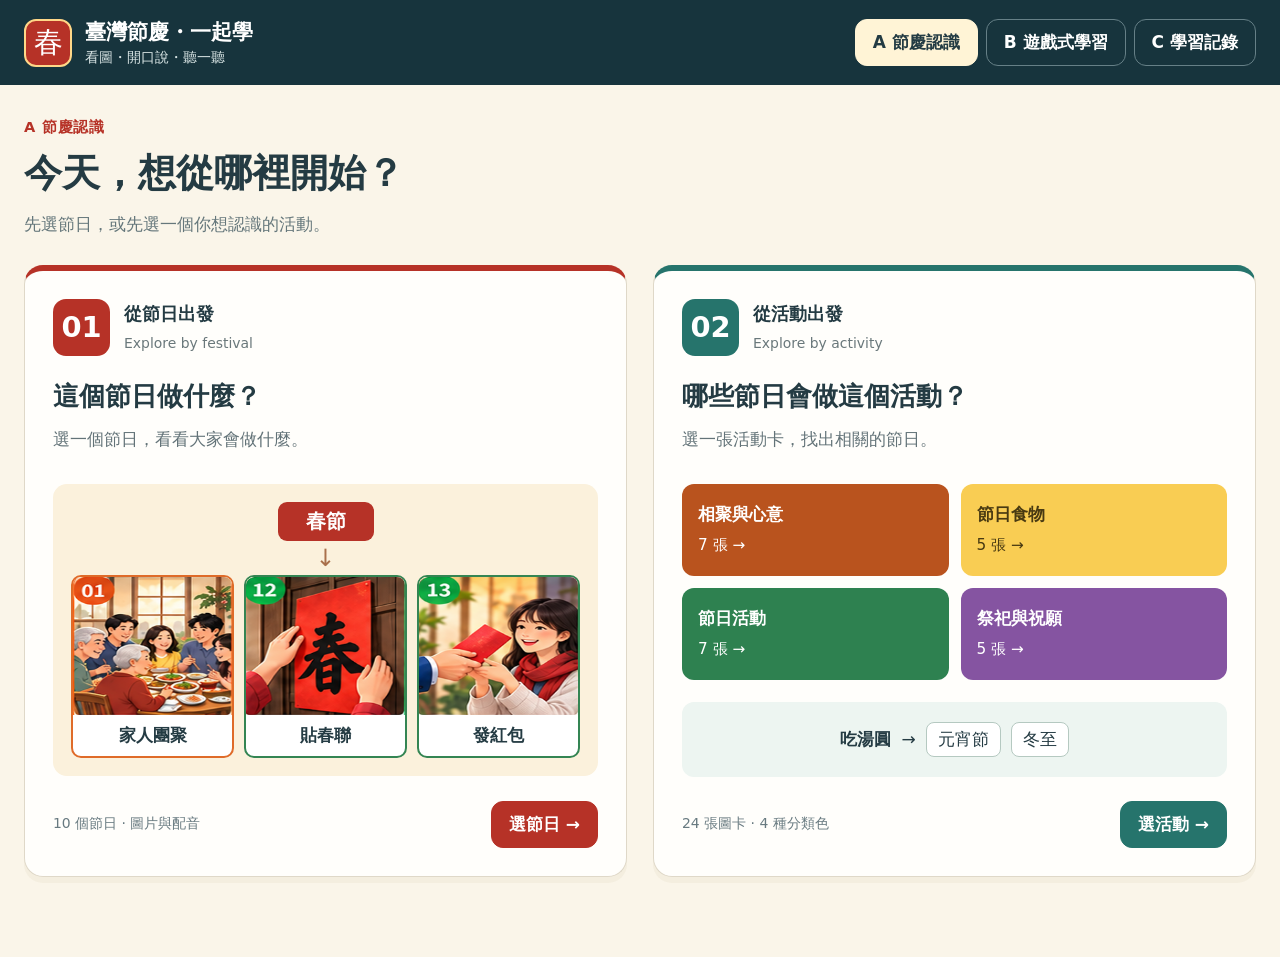
<file: boardgame/index.html>
<!doctype html>
<html lang="zh-Hant"><head><meta charset="utf-8"><meta name="viewport" content="width=device-width,initial-scale=1"><title>節慶聽說配對｜v6</title><meta name="description" content="認識24種臺灣節日活動與習俗，練習聽圖配對、情境理解與句子重組。"><link rel="icon" href="data:image/svg+xml,%3Csvg xmlns='http://www.w3.org/2000/svg' viewBox='0 0 40 40'%3E%3Crect width='40' height='40' rx='10' fill='%24b63227'/%3E%3Ctext x='20' y='29' text-anchor='middle' font-size='28' fill='white'%3E春%3C/text%3E%3C/svg%3E"><link rel="stylesheet" href="style.css"></head>
<body>
<header><div class="brand"><span class="brand-icon">春</span><div><strong>臺灣節慶・一起學</strong><small>看圖・開口說・聽一聽</small></div></div><nav aria-label="主要導覽"><button id="learnTab" class="tab active" aria-pressed="true">A 節慶認識</button><button id="gameTab" class="tab" aria-pressed="false">B 遊戲式學習</button><button id="recordsTab" class="tab" aria-pressed="false">C 學習記錄</button></nav></header>
<main>
<section id="entryView">
<p class="eyebrow">A 節慶認識</p><h1>今天，想從哪裡開始？</h1><p class="entry-intro">先選節日，或先選一個你想認識的活動。</p>
<div class="entry-options">
<article class="entry-option festival-entry"><div class="entry-label"><span>01</span><p>從節日出發<small lang="en">Explore by festival</small></p></div><h2>這個節日做什麼？</h2><p>選一個節日，看看大家會做什麼。</p><div class="route-example"><strong>春節</strong><span>↓</span><div id="entryExamples" class="example-cards"></div></div><div class="entry-footer"><span>10 個節日 · 圖片與配音</span><button id="openFestivals" class="primary">選節日 →</button></div></article>
<article class="entry-option activity-entry"><div class="entry-label"><span>02</span><p>從活動出發<small lang="en">Explore by activity</small></p></div><h2>哪些節日會做這個活動？</h2><p>選一張活動卡，找出相關的節日。</p><div class="category-entries"><button data-category="0" class="orange">相聚與心意 <span>7 張 →</span></button><button data-category="1" class="yellow">節日食物 <span>5 張 →</span></button><button data-category="2" class="green">節日活動 <span>7 張 →</span></button><button data-category="3" class="purple">祭祀與祝願 <span>5 張 →</span></button></div><div class="reverse-example"><strong>吃湯圓</strong><span>→</span><span>元宵節</span><span>冬至</span></div><div class="entry-footer"><span>24 張圖卡 · 4 種分類色</span><button id="openActivities" class="activity-primary">選活動 →</button></div></article>
</div></section>
<section id="festivalView" hidden><button class="back-entry">← A 節慶認識</button><p class="eyebrow">01 · 從節日出發</p><h1>這個節日做什麼？</h1><div class="festival-layout"><aside id="festivalChoices" aria-label="選擇節日"></aside><div><div id="festivalIntro" class="festival-intro"></div><p>點圖片聽聲音，也可以錄下你的說法。</p><div id="festivalActivities" class="festival-activities"></div></div></div></section>
<section id="learnView" hidden>
<button class="back-entry">← A 節慶認識</button>
<div class="section-head"><div><p class="eyebrow">02 · 從活動出發</p><h1>哪些節日會做這個活動？</h1><p>選活動、聽聲音，再看看哪些節日會做。<span lang="en">Choose an activity. Discover its festivals.</span></p></div><button id="goGame" class="primary">來玩春節挑戰 →</button></div>
<div class="learn-note"><span>🎙</span><div><strong>先聽，再說，再玩</strong><p>點「錄音」→ 開始錄音 → 說出活動 → 停止並儲存。錄音只保存在這台裝置的這個瀏覽器，未錄音的卡使用示範朗讀。</p></div><span id="recordCount" class="counter">已錄音 0 / 24</span></div>
<div class="legend category-filters" aria-label="圖卡分類"><button data-filter="all" aria-pressed="true">全部 24 張</button><button data-filter="0" class="orange" aria-pressed="false">相聚與心意 · 7</button><button data-filter="1" class="yellow" aria-pressed="false">節日食物 · 5</button><button data-filter="2" class="green" aria-pressed="false">節日活動 · 7</button><button data-filter="3" class="purple" aria-pressed="false">祭祀與祝願 · 5</button></div>
<div class="activity-guide"><div><h2 id="categoryTitle">全部活動與習俗</h2><p id="categoryExplanation">同一種活動，可能出現在不同節日。</p></div><span id="categoryCount">24 張圖卡</span></div>
<p class="activity-steps">① 選顏色分類　→　② 找一張活動卡　→　③ 點「看相關節日」</p>
<div id="library" class="library"></div>
</section>
<section id="gameView" hidden>
<div class="festival-strip" aria-label="節日單元"><span class="current">01 春節</span><span>02 元宵節</span><span>03 兒童節</span><span>04 清明節</span><span>05 端午節</span><span>06 七夕</span><span>07 中元節</span><span>08 中秋節</span><span>09 教師節</span><span>10 冬至</span></div>
<p class="strip-note">先試玩 01 春節，其餘單元尚未開放。</p>
<div class="game-top"><div class="scenario"><p class="eyebrow">01 · 春節 / Lunar New Year</p><h1>一起準備過春節！</h1><p>朋友邀你一起過年。聽聽看，他想做什麼？<br>從 24 張圖卡找出本回合指定的三項活動，集滿就蓋章。</p><div class="game-actions"><button id="startGame" class="primary">▶ 開始挑戰</button><button id="replay" disabled>🔊 再聽一次</button><button id="hint" disabled>看文字提示</button></div><p id="prompt" class="prompt">準備好了嗎？先按「開始挑戰」。</p></div><aside class="passport"><div class="passport-top"><strong>我的春節集點卡</strong><span id="points">0 點</span></div><div id="slots" class="slots"><span>1</span><span>2</span><span>3</span></div><div id="stamp" class="stamp"><span>春</span><small>集滿三張蓋章</small></div><p id="progress">已收集 0 / 3</p></aside></div>
<div class="board-head"><h2>聽聲音，找圖片</h2><label><input id="showWords" type="checkbox"> 顯示文字</label><button id="shuffle">↻ 洗牌</button></div>
<p class="game-rule">每張正確圖卡得 1 點；重複點選不加分。其他卡不代表不能用於春節，只是這回合的目標不同。</p>
<div id="board" class="board"></div>
</section>
<section id="recordsView" hidden><p class="eyebrow">C 學習記錄</p><h1>我的學習成果</h1><p>錄音保存在這個瀏覽器；下方遊戲進度為本次開啟網頁的記錄。</p><div id="recordSummary" class="record-summary"></div></section>
<p id="status" class="status" role="status" aria-live="polite"></p>
</main>
<dialog id="recDialog" aria-labelledby="recTitle"><button id="closeRec" class="close" aria-label="關閉錄音">×</button><p class="eyebrow">我的聲音 / My voice</p><h2 id="recTitle"></h2><p id="recEnglish"></p><p>說出卡片上的活動名稱，也可以說一句短句。</p><p id="recStatus" role="status">每次最多 20 秒。</p><div class="record-actions"><button id="record" class="primary">● 開始錄音</button><button id="stopRecord" disabled>■ 停止並儲存</button><button id="listenRecord">▶ 聽我的錄音</button></div><p class="small">需要允許麥克風。錄音不會上傳；重新錄音會取代這張卡原本的錄音。</p></dialog>
<dialog id="relatedDialog" aria-labelledby="relatedTitle"><button id="closeRelated" class="close" aria-label="關閉">×</button><p class="eyebrow">A－02 · 從活動找節日</p><div class="related-overview"><div id="relatedPicture"></div><div><h2 id="relatedTitle"></h2><p id="relatedEnglish"></p><button id="relatedListen">🔊 聽活動名稱</button></div></div><h3>哪些節日會做這個活動？</h3><div id="relatedFestivals"></div><p class="related-speaking" id="relatedSentence"></p><button id="relatedRecord">🎙 換我說・錄音</button><p class="small">點節日可看介紹。這些是教材選用的例子；各家庭做法可能不同，也可能出現在其他節日。</p></dialog>
<script src="app.js"></script><script src="entry.js"></script><script src="games.js"></script><script src="memory-game.js"></script><script src="records.js"></script><link rel="stylesheet" href="entry.css"><link rel="stylesheet" href="games.css"><link rel="stylesheet" href="memory-game.css"><link rel="stylesheet" href="records.css"></body></html>
</file>
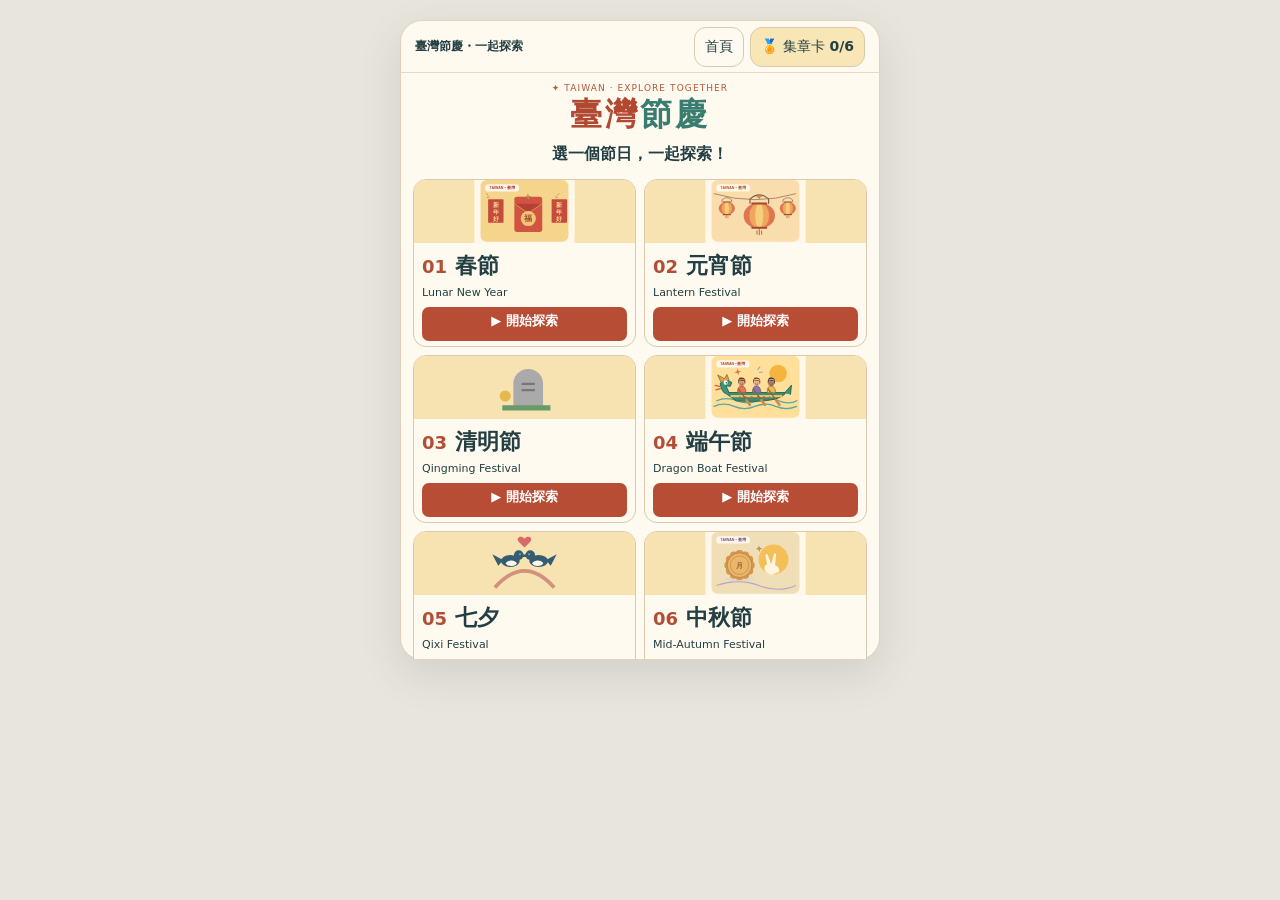
<file: holiday1/index.html>
<!doctype html><html lang="zh-Hant"><head><meta charset="utf-8"><meta name="viewport" content="width=device-width,initial-scale=1"><title>臺灣節慶・一起探索</title><link rel="stylesheet" href="style.css"></head><body><header><strong>臺灣節慶・一起探索</strong><nav class="header-actions" aria-label="主要導覽"><button id="home">首頁</button><button id="headerPassport" aria-label="我的節慶集章卡"><span aria-hidden="true">🏅</span> 集章卡 <span id="badgeCount">0/6</span></button></nav></header><main id="app"></main><p id="status" role="status"></p><script src="content.js"></script><script src="art.js"></script><script src="lessons.js"></script><script src="illustrations.js"></script><script src="app.js"></script></body></html>
</file>
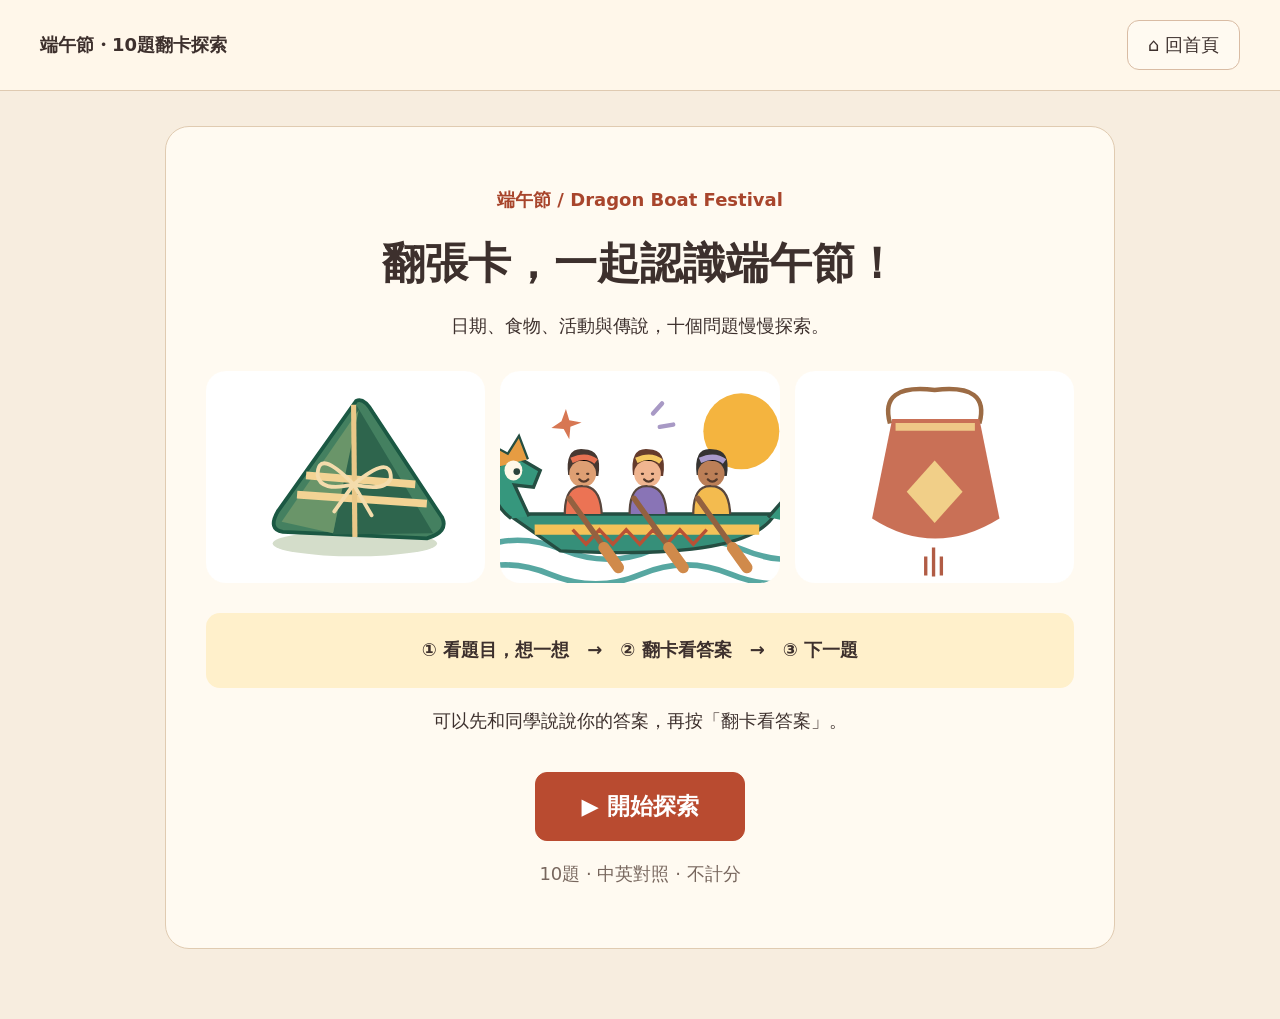
<file: holiday2/index.html>
<!doctype html><html lang="zh-Hant"><head><meta charset="utf-8"><meta name="viewport" content="width=device-width,initial-scale=1"><title>端午節・10題翻卡探索</title><link rel="stylesheet" href="style.css"><link rel="stylesheet" href="cards.css"></head><body><header><strong>端午節・10題翻卡探索</strong><button id="home">⌂ 回首頁</button></header><main id="app"></main><script src="data.js"></script><script src="app.js"></script></body></html>
</file>
<file: boardgame/style.css>
:root{font-family:"Microsoft JhengHei","Noto Sans TC",system-ui,sans-serif;color:#243b43;background:#faf5e9;font-size:17px;--red:#b63227;--orange:#df6b29;--yellow:#e7b122;--green:#348553;--purple:#8554a1}*{box-sizing:border-box}body{margin:0}button,input{font:inherit}button{cursor:pointer;border:1px solid #c6c9c1;border-radius:12px;background:#fffef9;color:#243b43;padding:.65rem 1rem;font-weight:700;min-height:44px}button:hover:not(:disabled){filter:brightness(.96);transform:translateY(-1px)}button:focus-visible,input:focus-visible{outline:3px solid #1477c9;outline-offset:3px}button:disabled{opacity:.5;cursor:default}.primary{background:var(--red);border-color:var(--red);color:white}.small,small{font-size:.82rem}header{background:#17343d;color:white;padding:18px max(24px,calc((100vw - 1440px)/2));display:flex;align-items:center;justify-content:space-between;gap:20px}.brand{display:flex;align-items:center;gap:13px}.brand-icon{display:grid;place-items:center;width:48px;height:48px;border:2px solid #ffd788;border-radius:12px;background:var(--red);font-size:1.7rem}.brand strong{font-size:1.25rem}.brand small{display:block;color:#d9e5e5;margin-top:3px}nav{display:flex;gap:8px}.tab{background:transparent;color:white;border-color:#668087}.tab.active{background:#fff4d6;color:#233b43;border-color:#fff4d6}main{max-width:1488px;margin:auto;padding:30px 24px 80px}h1{font-size:clamp(1.65rem,3vw,2.3rem);line-height:1.3;margin:0 0 12px}h2{font-size:1.25rem;margin:0}p{line-height:1.7;margin:8px 0}p span[lang]{display:block;color:#617279;font-size:.9rem}.eyebrow{font-weight:bold;color:var(--red);font-size:.86rem;letter-spacing:.05em;margin:0 0 8px}.section-head{display:flex;align-items:center;justify-content:space-between;gap:20px}.learn-note{display:flex;gap:14px;align-items:center;background:#fff;border:1px solid #e3d9c8;border-radius:14px;padding:16px 20px;margin:22px 0}.learn-note>span:first-child{font-size:1.6rem}.learn-note p{font-size:.87rem;margin:3px 0}.counter{white-space:nowrap;font-size:.9rem;background:#edf3ee;border-radius:20px;padding:8px 12px;margin-left:auto}.legend{display:flex;flex-wrap:wrap;gap:10px;margin:20px 0}.legend span{border-radius:8px;padding:7px 14px;color:white;font-weight:700}.legend .orange{background:#a94516}.legend .yellow{background:#ffdf79;color:#554008}.legend .green{background:#287442}.legend .purple{background:#784194}.library,.board{display:grid;grid-template-columns:repeat(6,minmax(0,1fr));gap:16px}.activity{border:2px solid var(--category);border-radius:15px;background:#fffdf8;overflow:hidden;min-width:0;box-shadow:0 3px 0 #203b4310}.picture-button{display:block;border:0;border-radius:0;padding:0;width:100%;background:transparent;overflow:hidden;text-align:center}.art{position:relative;overflow:hidden;width:100%;aspect-ratio:1/1.05;background:#efe6d5;display:block}.art img{position:absolute;max-width:none;pointer-events:none}.card-copy{padding:10px 8px;display:block}.card-copy strong{display:block;font-size:1.15rem}.card-copy small{display:block;font-weight:400;color:#5e6d71;font-size:.8rem;line-height:1.4;margin-top:3px;min-height:2.2em}.record-button{width:calc(100% - 16px);margin:0 8px 10px;padding:.35rem .5rem;font-size:.85rem;min-height:38px}.record-button.saved{color:#216c3a;background:#ebf8ed;border-color:#8cc89a}.category-mark{display:block;height:5px;background:var(--category)}.festival-strip{display:flex;gap:8px;overflow:auto;padding:0 0 7px}.festival-strip span{white-space:nowrap;padding:9px 14px;background:#e9e7df;color:#747b7b;border-radius:10px;font-size:.88rem}.festival-strip .current{background:var(--red);color:white;font-weight:700}.strip-note{font-size:.8rem;color:#637074;margin:0 0 20px}.game-top{display:grid;grid-template-columns:1fr 350px;gap:24px}.scenario{padding:25px 28px;border-radius:20px;background:#fff;border:1px solid #e6d8be;box-shadow:0 4px 0 #ebdfcb}.game-actions{display:flex;gap:10px;flex-wrap:wrap;margin:20px 0 12px}.prompt{font-weight:700;background:#f7efd8;border-radius:10px;min-height:53px;padding:10px 14px}.passport{background:#f8e5b7;border:2px solid #d7bd7d;border-radius:18px;padding:20px;text-align:center}.passport-top{display:flex;justify-content:space-between;gap:8px}.passport-top span{color:#a12a21;font-weight:bold}.slots{display:flex;gap:10px;margin:18px 0;justify-content:center}.slots>span{width:64px;height:62px;border:2px dashed #b6a378;border-radius:10px;display:grid;place-items:center;font-weight:bold;color:#82764e;font-size:1.2rem;background:#fff9eb}.slots>span.filled{border:2px solid #428456;background:#edf9ea;color:#2d6a3d;font-size:.75rem;padding:3px}.stamp{margin:auto;width:110px;height:110px;border:3px dashed #ab9870;border-radius:50%;display:flex;align-items:center;justify-content:center;flex-direction:column;color:#7d725b;transform:rotate(-10deg)}.stamp span{font-size:2.6rem;font-weight:900;line-height:1.1}.stamp small{font-size:.65rem}.stamp.earned{border:5px double #b72f24;color:#b72f24;background:#fff5d7;animation:stamp .4s ease-out}.passport p{font-weight:700;margin-bottom:0}.board-head{display:flex;align-items:center;gap:18px;margin:25px 0 6px}.board-head h2{margin-right:auto}.board-head label{font-size:.9rem;white-space:nowrap}input[type=checkbox]{width:19px;height:19px;vertical-align:middle;accent-color:var(--red)}.game-rule{font-size:.83rem;color:#637074;margin-bottom:16px}.board{grid-template-columns:repeat(8,minmax(0,1fr));gap:12px}.game-card{position:relative;border:3px solid var(--category);padding:0;border-radius:12px;overflow:hidden;background:white;min-width:0}.game-card .art{aspect-ratio:1/1.08}.game-card .word{display:none;padding:7px;font-size:.9rem}.board.words .word{display:block}.game-card.collected{opacity:.6;border-color:#276e3b}.game-card.collected:after{content:'✓';position:absolute;inset:0;display:grid;place-items:center;color:white;font-size:3rem;text-shadow:0 2px 6px #000;background:#245f3150}.game-card.wrong{animation:shake .3s;background:#fce3de;border-color:#bd3025}.status{position:fixed;bottom:20px;left:50%;transform:translateX(-50%);z-index:5;margin:0;max-width:90vw;border-radius:12px;background:#17343d;color:white;padding:12px 22px;box-shadow:0 4px 16px #0003;text-align:center}.status:empty{display:none}dialog{border:0;border-radius:20px;padding:30px;max-width:560px;width:calc(100% - 32px);color:#243b43;background:#fffdf5;box-shadow:0 20px 80px #0004}dialog::backdrop{background:#0c263ca6}.close{position:absolute;right:12px;top:10px;border:0;font-size:1.4rem;padding:0 12px}.record-actions{display:flex;gap:10px;flex-wrap:wrap;margin:18px 0}#recStatus{background:#f2e7d0;padding:10px;border-radius:8px}.recording{color:#b63227;font-weight:bold}.small{color:#667574}button:disabled:hover{transform:none}[hidden]{display:none!important}@keyframes stamp{from{transform:scale(1.4) rotate(-10deg);opacity:.4}to{transform:scale(1) rotate(-10deg);opacity:1}}@keyframes shake{25%{transform:translateX(-5px)}75%{transform:translateX(5px)}}@media(max-width:1100px){.library{grid-template-columns:repeat(4,minmax(0,1fr))}.board{grid-template-columns:repeat(6,minmax(0,1fr))}.game-top{grid-template-columns:1fr 280px}.game-actions{gap:7px}}@media(max-width:700px){header{padding:16px;align-items:flex-start;flex-direction:column}nav{width:100%}nav button{flex:1;font-size:.85rem;padding:9px}main{padding:22px 14px 80px}.section-head{align-items:flex-start;flex-direction:column}.learn-note{flex-wrap:wrap;padding:13px}.counter{margin-left:0}.library{grid-template-columns:repeat(2,minmax(0,1fr));gap:12px}.game-top{grid-template-columns:1fr}.scenario{padding:20px}.passport{display:grid;grid-template-columns:1fr 100px;column-gap:12px;padding:15px}.passport-top{grid-column:1;align-items:center}.slots{grid-column:1;margin:12px 0}.passport .stamp{grid-column:2;grid-row:1/4;width:95px;height:95px}.passport p{grid-column:1;font-size:.9rem}.board{grid-template-columns:repeat(3,minmax(0,1fr));gap:9px}.board-head{flex-wrap:wrap;gap:10px}.board-head h2{font-size:1.1rem}.board-head button{padding:7px 12px}.card-copy strong{font-size:1.1rem}.legend{gap:6px}.legend span{padding:6px 9px;font-size:.8rem}}
</file>
<file: boardgame/entry.css>
.entry-intro{color:#65777b;margin-bottom:26px}.entry-options{display:grid;grid-template-columns:1fr 1fr;gap:26px}.entry-option{padding:28px;border:1px solid #dfd8c8;border-top:6px solid #b63227;border-radius:19px;background:#fffefb;box-shadow:0 6px 0 #d9cdb530;display:flex;flex-direction:column}.activity-entry{border-top-color:#26746c}.entry-label{display:flex;align-items:center;gap:14px;margin-bottom:22px}.entry-label>span{display:grid;place-items:center;background:#b63227;color:white;width:57px;height:57px;border-radius:13px;font-size:1.7rem;font-weight:bold}.activity-entry .entry-label>span{background:#26746c}.entry-label p{margin:0;font-weight:bold;font-size:1.05rem}.entry-label small{display:block;font-weight:normal;color:#6a787b;margin-top:3px}.entry-option h2{font-size:clamp(1.3rem,2vw,1.7rem);line-height:1.45}.entry-option>p{color:#637378;margin:10px 0 20px}.route-example{background:#fbf1dc;border-radius:14px;padding:18px;text-align:center;margin-top:10px}.route-example>strong{display:inline-block;background:#b63227;color:white;border-radius:9px;padding:6px 28px;font-size:1.15rem}.route-example>span{display:block;font-size:1.4rem;color:#a9704b;margin:3px}.example-cards{display:grid;grid-template-columns:repeat(3,minmax(0,1fr));gap:10px}.example-cards>div{border:2px solid var(--category);border-radius:10px;overflow:hidden;background:white}.example-cards .art{aspect-ratio:1.15/1}.example-cards strong{display:block;padding:9px 2px;font-size:1rem}.entry-footer{display:flex;align-items:center;justify-content:space-between;gap:12px;margin-top:auto;padding-top:24px}.entry-footer>span{font-size:.82rem;color:#687a80}.activity-primary{background:#26746c;border-color:#26746c;color:white}.category-entries{display:grid;grid-template-columns:1fr 1fr;gap:12px;margin:10px 0 22px}.category-entries button{text-align:left;min-height:92px;color:white;border:0;padding:16px}.category-entries button span{display:block;font-size:.9rem;font-weight:normal;margin-top:9px}.category-entries .orange,.category-filters .orange{background:#b9531e;color:white}.category-entries .yellow,.category-filters .yellow{background:#f9cd53;color:#493a12}.category-entries .green,.category-filters .green{background:#2e8150;color:white}.category-entries .purple,.category-filters .purple{background:#8554a1;color:white}.reverse-example{display:flex;gap:10px;align-items:center;justify-content:center;flex-wrap:wrap;background:#edf5f1;border-radius:12px;padding:20px 10px}.reverse-example>span:not(:first-of-type){background:white;border:1px solid #b5c9c1;border-radius:8px;padding:5px 11px}.back-entry{margin-bottom:20px;background:transparent;border:0;padding-left:0;color:#a12d24}.festival-layout{display:grid;grid-template-columns:205px 1fr;gap:26px;margin-top:24px}#festivalChoices{display:flex;flex-direction:column;gap:8px}#festivalChoices button{text-align:left;display:flex;gap:15px}#festivalChoices button span{font-weight:normal;color:#6b7f86}#festivalChoices button.selected{background:#b63227;color:white;border-color:#b63227}#festivalChoices button.selected span{color:white}.festival-intro{display:flex;justify-content:space-between;gap:16px;align-items:center;background:white;border-radius:17px;padding:24px;border:1px solid #e3dac8}.festival-intro h2{font-size:2rem}.festival-intro p{margin:7px 0}.festival-activities{display:grid;grid-template-columns:repeat(3,minmax(0,1fr));gap:18px;margin-top:18px}.festival-activities .art{aspect-ratio:1.25/1}.category-filters button[aria-pressed=true]{outline:3px solid #17343d;outline-offset:3px}.related-button{width:calc(100% - 16px);margin:0 8px 8px;font-size:.85rem;background:#edf5f1;border-color:#c9ded4;padding:.4rem}.record-summary{display:grid;grid-template-columns:1fr 1fr;gap:24px;margin-top:25px}.record-summary article{background:white;border:1px solid #dfd8c8;border-radius:18px;padding:26px;display:flex;flex-direction:column;align-items:flex-start;gap:12px}.record-summary strong{font-size:2.2rem;color:#b63227}#relatedFestivals{display:flex;gap:10px;flex-wrap:wrap;margin:20px 0}#relatedFestivals button{background:#edf5f1;border-color:#a2cbbd}header nav{flex-wrap:wrap}@media(max-width:1000px){.entry-options{gap:18px}.entry-option{padding:22px}.entry-footer{align-items:flex-start;flex-direction:column}.festival-layout{grid-template-columns:170px 1fr}.festival-activities{gap:10px}.brand strong{font-size:1.05rem}header{padding:16px 24px;flex-wrap:wrap}.entry-option h2{font-size:1.35rem}}@media(max-width:700px){.entry-options{grid-template-columns:1fr}.entry-option{padding:20px}.entry-footer{flex-direction:row;align-items:center}.entry-footer>span{font-size:.75rem}.entry-label{margin-bottom:15px}.festival-layout{grid-template-columns:1fr}.festival-intro{align-items:flex-start;flex-direction:column}#festivalChoices{flex-direction:row;overflow:auto;padding-bottom:7px}#festivalChoices button{white-space:nowrap}.festival-activities{grid-template-columns:1fr}.festival-activities .art{aspect-ratio:1.4/1}.record-summary{grid-template-columns:1fr}nav button{font-size:.78rem;padding:8px 5px}header{padding:16px}main{padding-top:22px}.category-entries{gap:8px}.category-entries button{padding:12px;font-size:.95rem}.example-cards strong{font-size:.85rem}}
.activity-guide{display:flex;justify-content:space-between;align-items:center;gap:15px;padding:18px 22px;border-radius:14px;background:#fffefb;border:1px solid #e0d9c9}.activity-guide h2{font-size:1.35rem}.activity-guide p{margin:5px 0 0;color:#61747b}.activity-guide>span{white-space:nowrap;background:#edf4f0;border-radius:20px;padding:8px 15px;font-weight:bold}.activity-steps{margin:16px 0;color:#526a72;font-size:.9rem}#relatedDialog{max-width:650px}.related-overview{display:flex;align-items:center;gap:22px;margin:18px 0 24px}.related-overview h2{font-size:1.8rem}#relatedPicture{width:160px;flex-shrink:0;border-radius:12px;overflow:hidden}.related-speaking{padding:16px;background:#f6edda;border-radius:12px;font-weight:bold;line-height:1.9}#relatedFestivals button{font-size:1.1rem;min-height:52px}#relatedRecord{background:#b63227;color:white;border-color:#b63227}#learnView .library{grid-template-columns:repeat(4,minmax(0,1fr))}#learnView .art{aspect-ratio:1.4/1}@media(max-width:700px){#learnView .library{grid-template-columns:repeat(2,minmax(0,1fr))}.activity-guide{align-items:flex-start;padding:15px}.activity-guide>span{font-size:.8rem;padding:6px 10px}.related-overview{gap:14px}#relatedPicture{width:105px}.related-overview h2{font-size:1.4rem}.activity-steps{line-height:1.9}}
</file>
<file: boardgame/games.css>
.game-entry-options{grid-template-columns:repeat(2,minmax(0,1fr))}.game-entry-options .entry-label p{font-size:1.35rem}.game-route{margin-bottom:8px}.game-route>strong{font-size:1.05rem;padding:8px 14px}.activity-entry .game-route{background:#edf5f1}.activity-entry .game-route>strong{background:#26746c}.single-example{grid-template-columns:minmax(0,165px);justify-content:center}.sentence-preview{display:flex;align-items:center;justify-content:center;gap:10px;flex-wrap:wrap;min-height:155px;font-weight:bold}.sentence-preview>span{padding:8px;background:#fae4a3;border-radius:8px}.sentence-preview .art{width:95px;border-radius:10px}.game-entry-options .entry-footer button{white-space:normal}@media(max-width:700px){.game-entry-options{grid-template-columns:1fr}.game-entry-options .entry-footer{flex-direction:column;align-items:stretch}.game-entry-options .entry-footer button{width:100%}}
.back-games{margin-bottom:20px}.festival-select{display:flex;align-items:center;gap:15px;margin:20px 0;font-weight:700}.festival-select select{font:inherit;padding:10px;border:1px solid #b9c5c1;border-radius:10px;background:white;max-width:70%}.practice-panel{background:#fffdf8;border:1px solid #e4d4b8;border-radius:22px;padding:28px;max-width:1050px}.practice-top{display:flex;align-items:center;justify-content:space-between;gap:15px;margin-bottom:20px}.practice-top>span{white-space:nowrap;border-radius:20px;background:#f8e8bb;padding:8px 14px}.choice-grid{display:grid;grid-template-columns:repeat(3,minmax(0,1fr));gap:20px;margin:22px 0;max-width:760px}.choice{padding:0;overflow:hidden;border:3px solid var(--category);border-radius:16px;min-width:0}.choice strong{display:block;padding:10px}.choice .art{aspect-ratio:1}.situation-text{font-size:clamp(1.3rem,2.5vw,1.8rem);padding:22px;background:#fff0cf;border-radius:14px;line-height:1.8;margin-bottom:20px}.correct-choice{outline:5px solid #348553;opacity:1!important}.token-row{display:flex;flex-wrap:wrap;gap:12px;margin:22px 0;align-items:center;min-height:90px}.answer-row{background:#f8f0dd;border:2px dashed #c6b584;border-radius:14px;padding:16px;min-height:166px}.empty-answer{color:#6f746e}.word-token{font-size:1.35rem;min-height:62px;border:2px solid #b8c9c5;background:#fff}.image-token{padding:5px;width:112px;overflow:hidden}.image-token .art{aspect-ratio:1.5;border-radius:8px}.image-token span:last-child{font-size:1rem}.full-sentence{font-size:1.5rem;font-weight:700}.completion-badge{display:grid;place-content:center;text-align:center;width:190px;height:190px;border:6px double #b63227;border-radius:50%;color:#b63227;background:#fff0cf;margin:25px auto;font-size:1.3rem;transform:rotate(-6deg)}#practiceFeedback:not(:empty){padding:15px;background:#edf4e8;border-radius:12px;font-weight:bold;margin-top:20px}@media(max-width:850px){}@media(max-width:600px){.practice-panel{padding:16px}.choice-grid{gap:9px}.choice strong{font-size:1rem;padding:7px 2px}.practice-top{align-items:flex-start}.practice-top h2{font-size:1.1rem}.practice-top>span{font-size:.85rem}.token-row{gap:8px}.word-token{font-size:1.1rem;padding:8px}.image-token{width:96px;padding:4px}.answer-row{padding:10px}}

.festival-strip button{white-space:nowrap;font-size:.9rem}.festival-strip button.current{background:#b63227;color:white;border-color:#b63227}

/* B入口：加大示範文字與挑戰按鈕 */
.game-entry-options .entry-footer>span{font-size:1.1rem;font-weight:700;line-height:1.6;color:#435b61}.game-entry-options .entry-footer button{font-size:1.2rem;min-height:60px;padding:15px 24px}.game-entry-options .entry-footer{gap:18px;flex-wrap:wrap}

/* B入口示例：放大02、03、04的主要圖片 */
.game-entry-options .single-example{grid-template-columns:minmax(0,280px)}
.game-entry-options .single-example .art{aspect-ratio:1.15/1}
.game-entry-options .sentence-preview{min-height:260px;gap:14px;font-size:1.3rem}
.game-entry-options .sentence-preview .art{width:220px;max-width:100%;flex-shrink:0}
.game-entry-options .memory-example{min-height:260px;gap:18px;flex-wrap:wrap}
.game-entry-options .memory-example>div{width:220px;max-width:100%;flex-shrink:0}
.game-entry-options .memory-example>strong{font-size:1.4rem;padding:24px 16px}
@media(max-width:700px){.game-entry-options .single-example{grid-template-columns:minmax(0,260px)}.game-entry-options .sentence-preview .art,.game-entry-options .memory-example>div{width:200px}.game-entry-options .sentence-preview{font-size:1.15rem}.game-entry-options .memory-example{gap:12px}}
</file>
<file: boardgame/memory-game.css>
.memory-example{display:flex;align-items:center;justify-content:center;gap:16px;min-height:155px}.memory-example>div{width:105px;border-radius:12px;overflow:hidden}.memory-example>strong{padding:18px 12px;border:2px solid #26746c;border-radius:12px;background:white;font-size:1.25rem}.memory-example>span{font-size:1.8rem}#memoryBack{margin-bottom:20px}.memory-board{display:grid;grid-template-columns:repeat(3,minmax(0,1fr));gap:16px;max-width:750px;margin:20px auto}.memory-card{position:relative;display:flex;flex-direction:column;align-items:center;justify-content:center;aspect-ratio:1/1.12;padding:14px;border:3px solid #26746c;border-radius:17px;background:#26746c;color:white;min-width:0;overflow:hidden}.memory-back-symbol{font-size:3.5rem;line-height:1.3}.memory-card.revealed{background:#fffdf6;color:#243b43;padding:0}.memory-card .art{width:100%;flex:1;min-height:0;aspect-ratio:auto}.memory-word{font-size:clamp(1.25rem,3vw,2rem);padding:12px;display:flex;flex:1;align-items:center;justify-content:center;flex-direction:column;gap:12px}.memory-word small{font-size:.85rem;font-weight:normal;color:#647877}.memory-kind{padding:8px;font-size:.9rem;width:100%;background:#e9f1ec}.memory-card.matched{opacity:1;border-color:#348553}.memory-card.matched .memory-kind{background:#d9efda;color:#246135}#memoryFeedback{padding:14px;background:#f9edce;border-radius:10px;font-weight:bold}@media(max-width:600px){.memory-board{grid-template-columns:repeat(2,minmax(0,1fr));gap:12px}.memory-word{font-size:1.3rem;padding:7px}.memory-word small{font-size:.75rem}}

.memory-card.flip-card{perspective:1000px;background:transparent;border:0;overflow:visible;opacity:1}.flip-inner{position:absolute;inset:0;display:block;transform-style:preserve-3d;transition:transform .65s ease}.flip-card.is-open .flip-inner{transform:rotateY(180deg)}.flip-back,.flip-front{position:absolute;inset:0;border:3px solid #26746c;border-radius:17px;backface-visibility:hidden;overflow:hidden;display:flex;align-items:center;justify-content:center;flex-direction:column}.flip-back{background:#26746c;color:white;font-size:3.5rem}.flip-back small{font-size:1rem}.flip-front{transform:rotateY(180deg);background:#fffdf6;width:100%}.flip-front .art{width:100%}.flip-card.matched .flip-front{border-color:#348553}.flip-card:hover{transform:none}#memoryReveal{margin-bottom:15px}@media(prefers-reduced-motion:reduce){.flip-inner{transition:none}}

.memory-card.selected-pair .flip-front{border:5px solid #d08b12;box-shadow:0 0 0 4px #ffe7a1}.memory-card.selected-pair{outline:3px solid #d08b12;outline-offset:3px}
</file>
<file: boardgame/records.css>
.learning-records{margin-top:25px}.record-totals{display:grid;grid-template-columns:repeat(3,minmax(0,1fr));gap:20px;margin-bottom:32px}.record-totals article{display:flex;flex-direction:column;gap:8px;background:#fffdf8;border:1px solid #e4d4b8;border-radius:18px;padding:24px}.record-totals strong{font-size:2.2rem;color:#b63227}.record-totals small{color:#607470}.record-table-scroll{overflow-x:auto;margin:20px 0 32px;border:1px solid #d2dcd4;border-radius:14px;background:white}.record-table{width:100%;border-collapse:collapse;min-width:690px}.record-table caption{text-align:left;padding:14px;font-weight:bold;background:#edf5f1}.record-table th,.record-table td{padding:12px;text-align:center;border-bottom:1px solid #e7e9df}.record-table thead{background:#17343d;color:white}.record-table th[scope=row]{text-align:left;white-space:nowrap}.record-table button{font-size:.9rem;white-space:nowrap}.record-table .badge-done{background:#e3f1df;color:#286a3c;border-color:#80b184}.record-voice-heading{display:flex;gap:15px;justify-content:space-between;align-items:center}.record-voices{display:grid;grid-template-columns:repeat(4,minmax(0,1fr));gap:14px;margin:20px 0}.record-voices article{display:flex;flex-direction:column;gap:10px;background:#fffdf8;border:1px solid #e4d4b8;border-radius:14px;padding:16px}.record-voices article>span{font-size:.85rem;color:#657570}.record-voices article>div{display:flex;gap:8px;flex-wrap:wrap}.record-voices button{padding:8px 12px;font-size:.9rem}@media(max-width:800px){.record-voices{grid-template-columns:repeat(2,minmax(0,1fr))}.record-totals{gap:10px}.record-totals article{padding:15px}.record-totals strong{font-size:1.6rem}}@media(max-width:500px){.record-totals{grid-template-columns:1fr}.record-voice-heading{align-items:flex-start;flex-direction:column}.record-voices{gap:10px}.record-voices article{padding:12px}}
</file>
<file: holiday1/style.css>
:root{font-family:'Microsoft JhengHei',system-ui,sans-serif;color:#233f43;background:#e8e5dd;font-size:16px}*{box-sizing:border-box}body{width:min(480px,100%);height:640px;margin:20px auto;background:#fffaf0;border:1px solid #e2d2ba;border-radius:22px;overflow:hidden;display:flex;flex-direction:column;box-shadow:0 14px 42px #263f4320}header{height:52px;flex:0 0 52px;display:flex;align-items:center;justify-content:space-between;padding:8px 14px;border-bottom:1px solid #e7d8c0;font-size:12px}button{font:inherit;color:inherit;border:1px solid #dcc9ad;background:#fffaf0;cursor:pointer;border-radius:12px;min-height:44px;padding:10px 14px}button:hover{filter:brightness(.98)}button:focus-visible{outline:3px solid #398273;outline-offset:2px}header button{font-size:12px;min-height:34px;padding:6px 10px}main{min-height:0;flex:1;padding:10px 12px;display:flex;flex-direction:column;overflow:auto;overscroll-behavior:contain}h1,h2,p{margin:0}h1:focus{outline:none}h1{font-size:23px;line-height:1.4}h2{font-size:19px;line-height:1.4}p{line-height:1.65}svg{display:block;max-width:100%}[hidden]{display:none!important}.primary{background:#b74d35;border:0;color:white;font-weight:700}.unit-nav{display:flex;align-items:center;justify-content:space-between;gap:8px;min-height:42px;margin-bottom:8px;flex:0 0 42px;font-size:14px}.unit-nav button{padding:7px 10px;font-size:13px;min-height:38px}.unit-nav small{font-size:12px;color:#6f807b}.lesson{min-height:0;flex:1;display:flex;flex-direction:column;border:1px solid #e4d0b3;border-radius:20px;overflow:hidden;background:#fffcf6}.lesson>h1{text-align:center;padding:13px 12px 8px;flex:0 0 auto}.lesson-scroll{min-height:0;flex:1;overflow:auto;overscroll-behavior:contain;padding:8px 14px 14px;scrollbar-width:thin;scrollbar-color:#d4bc98 transparent}.lesson-actions{display:flex;gap:10px;padding:10px 14px;border-top:1px solid #ecdfca;background:#fffaf0;flex:0 0 auto}.lesson-actions .voice{font-size:14px;padding:10px;flex:0 0 112px}.lesson-actions .primary{flex:1;font-size:16px}.hero{width:100%;height:160px;border-radius:18px;overflow:hidden;background:#f8dfa1}.hero>svg{width:100%;height:100%;object-fit:contain}.story-scene{height:100%;width:100%;background-image:url('stories-atlas.png');background-size:200% 300%;background-repeat:no-repeat}.scene-1{background-position:0 0}.scene-2{background-position:100% 0}.scene-3{background-position:0 50%}.scene-4{background-position:100% 50%}.scene-5{background-position:0 100%}.intro-copy{padding:10px 2px 0}.date{display:inline-block;font-size:12px;background:#f9e8b9;color:#945039;border-radius:14px;padding:4px 10px;margin-bottom:6px}.intro-copy h2{font-size:18px;margin-bottom:5px}.story{font-size:16px;line-height:1.65}.instruction{font-size:13px;color:#7d867c;text-align:center;margin:0 0 8px}.custom-rows{display:grid;grid-template-columns:1fr;gap:8px}.custom-row{display:flex;align-items:center;gap:12px;text-align:left;width:100%;padding:7px 10px;border-radius:14px;background:#fff1d5;border:1px solid #ebd5ae;min-height:70px}.row-art{width:58px;height:58px;flex:0 0 58px;overflow:hidden;background:#f5e5bd;border-radius:10px}.row-art svg{width:100%;height:100%;object-fit:contain}.row-copy{flex:1;min-width:0}.row-copy h2{font-size:18px}.row-copy p{font-size:15px;line-height:1.55;margin-top:5px;overflow-wrap:anywhere}.row-audio{flex:0 0 18px;text-align:center;font-size:20px;color:#ab6d43}.custom-row[aria-expanded=true]{background:#eef2e3;border-color:#a3b896}.options{display:grid;gap:12px;margin:18px 0}.options button{display:flex;gap:12px;align-items:center;text-align:left;width:100%;font-size:18px;min-height:58px;background:#fff4df}.options strong{color:#aa4b34}.options svg{width:55px;height:55px}.lesson-scroll>button[data-speak]{display:block;margin:4px auto 12px;font-size:14px}.lesson-scroll>p,.lesson-scroll>h2{text-align:center;margin:8px 0}.lesson-scroll>.primary{display:block;width:100%;margin-top:16px}.feedback-icon{display:grid;place-items:center;width:85px;height:85px;border-radius:50%;margin:16px auto;background:#e3e4dc;color:#778378;font-size:55px}.feedback-icon.success{background:#e2edd4;color:#438164}.explanation{font-size:18px}.footnote{font-size:12px;color:#7b8077}.badge-grid{display:grid;grid-template-columns:repeat(3,minmax(0,1fr));gap:15px 8px;padding:10px 0}.badge{text-align:center;color:#81887e;display:flex;align-items:center;flex-direction:column;gap:5px}.badge>div{width:82px;height:82px;border-radius:50%;border:2px dashed #c6cbbb;background:#edf0e5;overflow:hidden}.badge svg{width:100%;height:100%}.badge small{font-size:11px}.badge.earned{color:#ad5139}.badge.earned>div{border:4px double #ba6748;background:#ffedb8}.badge.new>div{animation:glow 1s ease 3}@keyframes glow{50%{box-shadow:0 0 0 5px #dfb04b44}}.welcome{text-align:center;flex:0 0 auto}.big-logo small{display:block;color:#b55739;font-size:9px;letter-spacing:.12em}.big-logo strong{font-size:32px;letter-spacing:.1em;color:#b14932}.big-logo strong span{color:#397c70}.welcome h1{font-size:16px;margin:6px 0}.welcome #passport{min-height:31px;padding:5px 10px;font-size:12px;margin-bottom:10px;background:#f8e6b6}.festival-grid{display:grid;grid-template-columns:repeat(2,minmax(0,1fr));gap:8px}.festival-card{padding:0;overflow:hidden;text-align:left;border-radius:13px;background:#fffaf0}.cover-art{height:63px;background:#f7e2b1}.cover-art svg{height:100%;width:100%}.card-text{padding:5px 8px}.card-text small{font-size:9px;color:#ab5037}.card-text h2{font-size:16px}.card-text p{font-size:9px;margin:1px 0 5px}.card-text .primary{display:block;text-align:center;border-radius:7px;min-height:27px;font-size:11px;padding:5px}#status:empty{display:none}#status:not(:empty){flex:0 0 auto;font-size:12px;padding:6px;background:#ffe9af}@media(max-width:500px){body{width:100%;height:100dvh;margin:0;border:0;border-radius:0;box-shadow:none}}@media(max-height:580px){header{flex-basis:44px;height:44px}.hero{height:130px}.custom-row{min-height:62px}.row-art{width:50px;height:50px;flex-basis:50px}.lesson>h1{font-size:21px;padding-top:9px}}@media(prefers-reduced-motion:reduce){*{animation:none!important}}

.story-scene{max-width:240px;margin:auto}
@media(max-height:580px){.story-scene{max-width:195px}}

/* Clear global navigation and larger festival labels. */
header{gap:8px}header>strong{font-size:12px}.header-actions{display:flex;gap:6px;align-items:center;flex-shrink:0}.header-actions button{font-size:14px;min-height:40px;padding:7px 10px}#headerPassport{background:#f8e6b6;white-space:nowrap}#badgeCount{font-weight:700}.welcome{padding-bottom:8px}.card-text h2{font-size:22px;line-height:1.35;margin:3px 0}.festival-number{font-size:18px;color:#b14e36}.unit-nav strong{font-size:20px}.unit-nav small{font-size:17px;font-weight:600}.unit-nav{min-height:46px;flex-basis:46px}.card-text p{font-size:11px}.card-text .primary{font-size:13px;min-height:34px}@media(max-width:380px){header{padding:8px 10px;gap:4px}header>strong{font-size:11px;max-width:100px}.header-actions{gap:4px}.header-actions button{font-size:13px;padding:7px 8px}.card-text h2{font-size:21px}.unit-nav strong{font-size:20px}.unit-nav small{font-size:16px}}
</file>
<file: holiday2/style.css>
:root{font-family:'Microsoft JhengHei',system-ui,sans-serif;color:#3d302d;background:#f7eddf;font-size:18px}*{box-sizing:border-box}body{margin:0}header{background:#fff7ea;border-bottom:1px solid #dfcab1;padding:20px max(20px,calc((100% - 1200px)/2));display:flex;justify-content:space-between;align-items:center;gap:15px}button{font:inherit;cursor:pointer;border:1px solid #d9bca4;border-radius:12px;background:#fffaf1;color:inherit;padding:12px 20px;min-height:48px}button:hover{filter:brightness(.96)}button:focus-visible{outline:4px solid #287e96;outline-offset:4px}main{max-width:1200px;margin:auto;padding:35px 22px 70px}h1{font-size:clamp(1.8rem,4vw,2.4rem);margin:12px 0}h2{margin:12px 0;font-size:1.5rem}p{line-height:1.7}.eyebrow{color:#a8452c;font-weight:bold}.passport{padding:20px 24px;background:#fff2cf;border:1px solid #e6c991;border-radius:18px;margin:24px 0}.passport>span{float:right;font-weight:bold}.passport p{margin-bottom:0;font-size:.9rem}.festival-grid{display:grid;grid-template-columns:repeat(3,minmax(0,1fr));gap:22px}.festival-card{position:relative;text-align:left;background:#fffaf1;border-radius:20px;padding:18px;box-shadow:0 5px 0 #e4d1ba}.cover-art{border-radius:14px;overflow:hidden}.cover-art svg{display:block;width:100%}.unit-number{display:inline-block;margin-top:16px;color:#a8452c;font-weight:bold}.festival-card p{font-size:.9rem;min-height:1.8em}.start{display:block;background:#b94b30;color:white;text-align:center;border-radius:10px;padding:14px;font-weight:bold}.lesson-heading{display:flex;align-items:center;justify-content:space-between;gap:10px}.lesson{max-width:680px;margin:auto;background:#fffaf1;border:1px solid #e0cbb1;border-radius:24px;padding:30px;text-align:center}.english{color:#77665d}.hero-art{max-width:350px;margin:20px auto}.hero-art svg{width:100%;display:block}.primary{background:#b94b30;color:white;border-color:#b94b30;font-weight:bold}.date{background:#fff0cc;padding:30px;border-radius:20px;margin:24px 0}.date>strong{display:block;font-size:3.5rem;color:#b94b30}.options{display:grid;gap:16px}.options button{display:flex;align-items:center;text-align:left;gap:20px;background:white;border-width:2px}.options svg{width:115px;flex-shrink:0}.options span{font-weight:bold;font-size:1.3rem}.options small{display:block;font-size:.9rem;font-weight:normal;margin-top:8px}.feedback-icon{background:#a45f28;color:white;border-radius:50%;width:90px;height:90px;display:grid;place-items:center;font-size:3rem;margin:25px auto}.correct{background:#438065}.hint{padding:24px;background:#fff0cf;border-radius:15px;font-size:1.25rem}.answer-art{width:190px}.award{border:6px double #b94b30;border-radius:50%;height:230px;width:230px;display:flex;flex-direction:column;justify-content:center;gap:10px;margin:25px auto;background:#ffedbd;color:#a8452c;font-size:1.5rem}.award strong{font-size:2rem}.stamp-list{display:flex;flex-wrap:wrap;gap:10px;justify-content:center;margin-top:20px}.stamp-list span{padding:10px;border:1px dashed #b6a189;border-radius:10px;color:#7c6e5b}.stamp-list .earned{background:#f7d77e;border-style:solid;color:#8e3928}.actions{display:flex;flex-wrap:wrap;gap:12px;justify-content:center}#notice:not(:empty){background:#fff0c9;padding:16px;text-align:center}@media(max-width:800px){.festival-grid{grid-template-columns:repeat(2,minmax(0,1fr))}}@media(max-width:500px){.festival-grid{grid-template-columns:1fr}.lesson{padding:20px 15px}.options svg{width:85px}.options button{padding:10px;gap:12px}.passport>span{float:none;display:block;margin-top:10px}header{padding:15px;font-size:.9rem}.lesson-heading{font-size:.85rem;flex-wrap:wrap}}
</file>
<file: holiday2/cards.css>
.intro{max-width:950px;margin:auto;text-align:center;background:#fffaf1;border:1px solid #e0cbb1;border-radius:24px;padding:40px}.intro-pictures{display:grid;grid-template-columns:repeat(3,minmax(0,1fr));gap:15px;margin:30px 0}.intro-pictures>div{background:white;border-radius:20px;overflow:hidden}.intro-pictures svg{display:block;width:100%}.route{padding:20px;background:#fff0cb;border-radius:14px;font-weight:bold;line-height:1.9}.intro .primary{font-size:1.25rem;padding:18px 45px;margin-top:18px}.card-art{width:min(100%,330px);margin:15px auto;background:white;border-radius:18px;overflow:hidden}.card-art svg{width:100%;display:block}.answer-copy{background:#fff0cb;border-radius:16px;padding:18px;margin:18px 0}.answer-copy h2{font-size:1.75rem;color:#a8452c}.answer-copy p{margin:10px 0}.reading-progress{height:8px;background:#e4d4be;max-width:680px;margin:22px auto;border-radius:10px;overflow:hidden}.reading-progress span{height:100%;background:#b94b30;display:block}.lesson .primary{font-size:1.2rem;min-width:230px}.footnote{font-size:.85rem;color:#76695e;margin-top:25px}.finished{color:#376d43;font-weight:bold}button:disabled{opacity:.45;cursor:default}#cardTitle:focus{outline:none}@media(max-width:500px){.intro{padding:24px 16px}.intro-pictures{gap:6px}.intro h1{font-size:1.8rem}.route{padding:12px}.answer-copy h2{font-size:1.5rem}}
</file>
